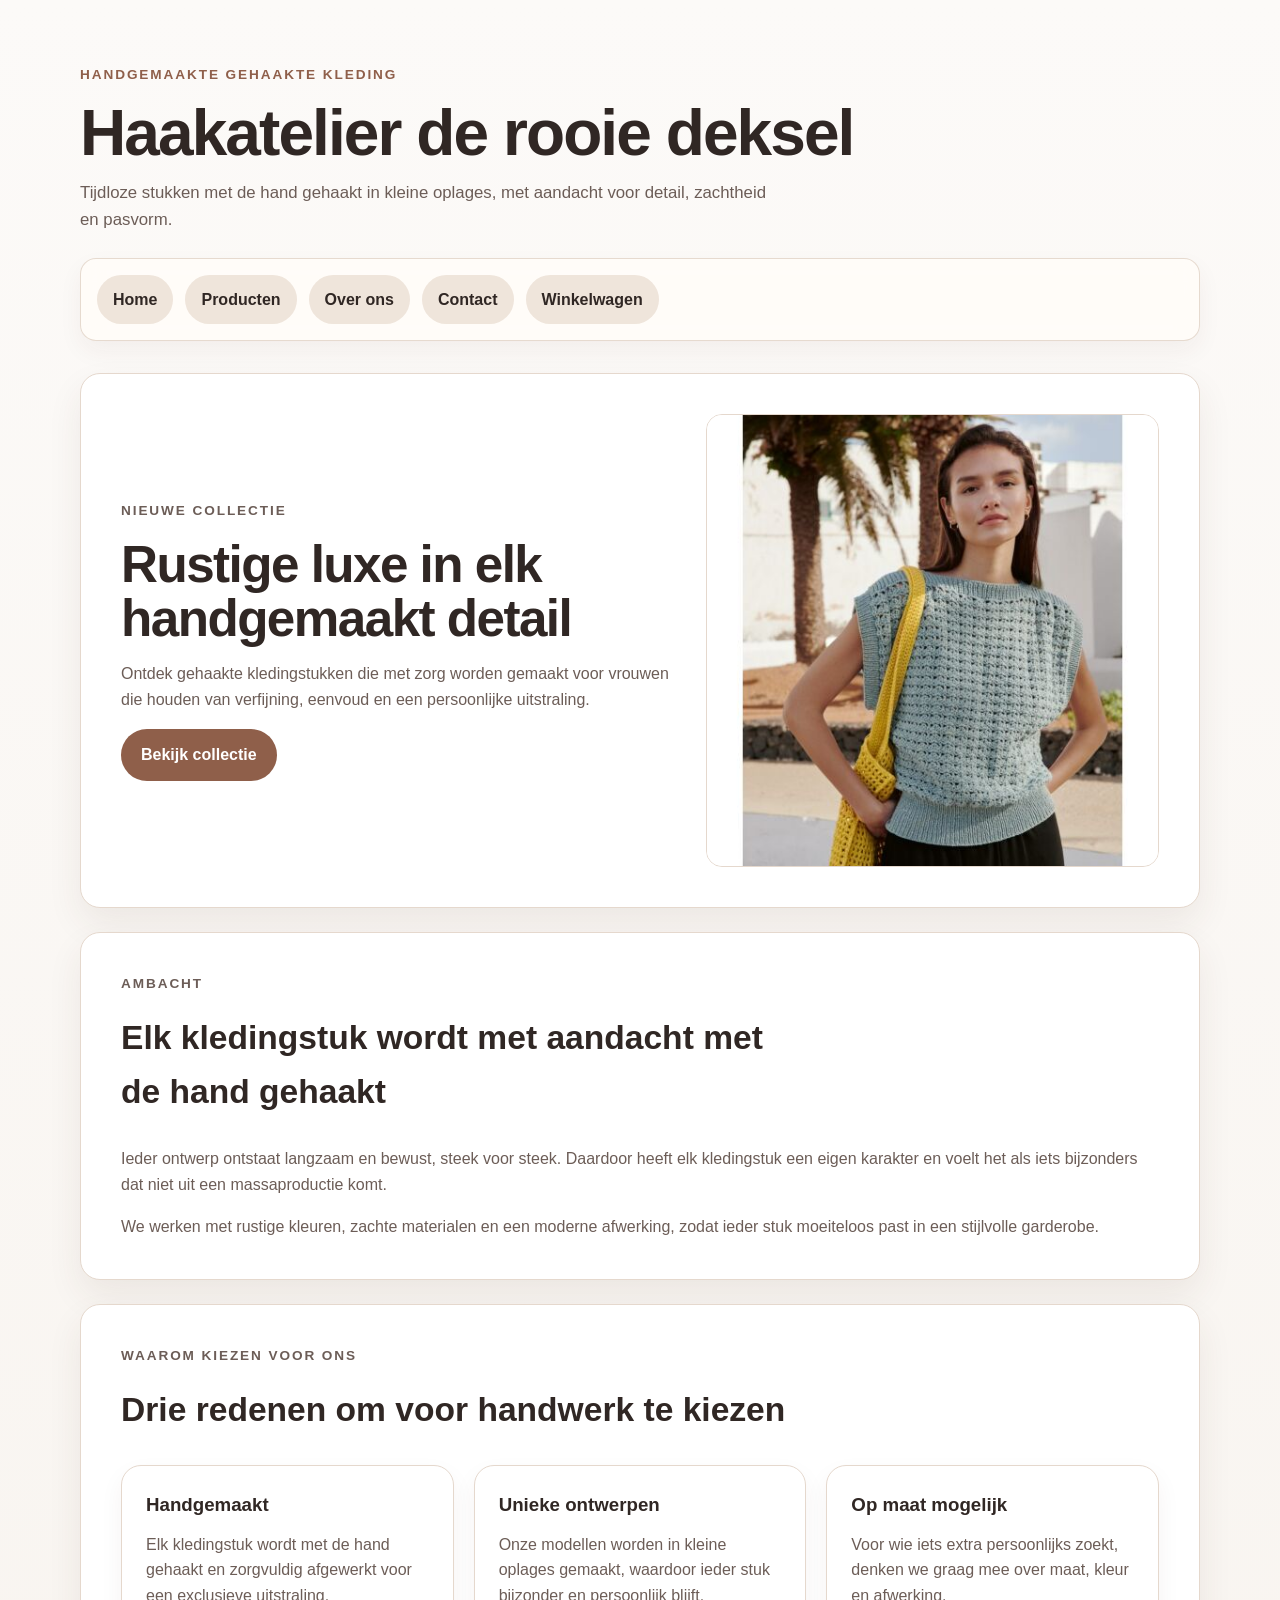
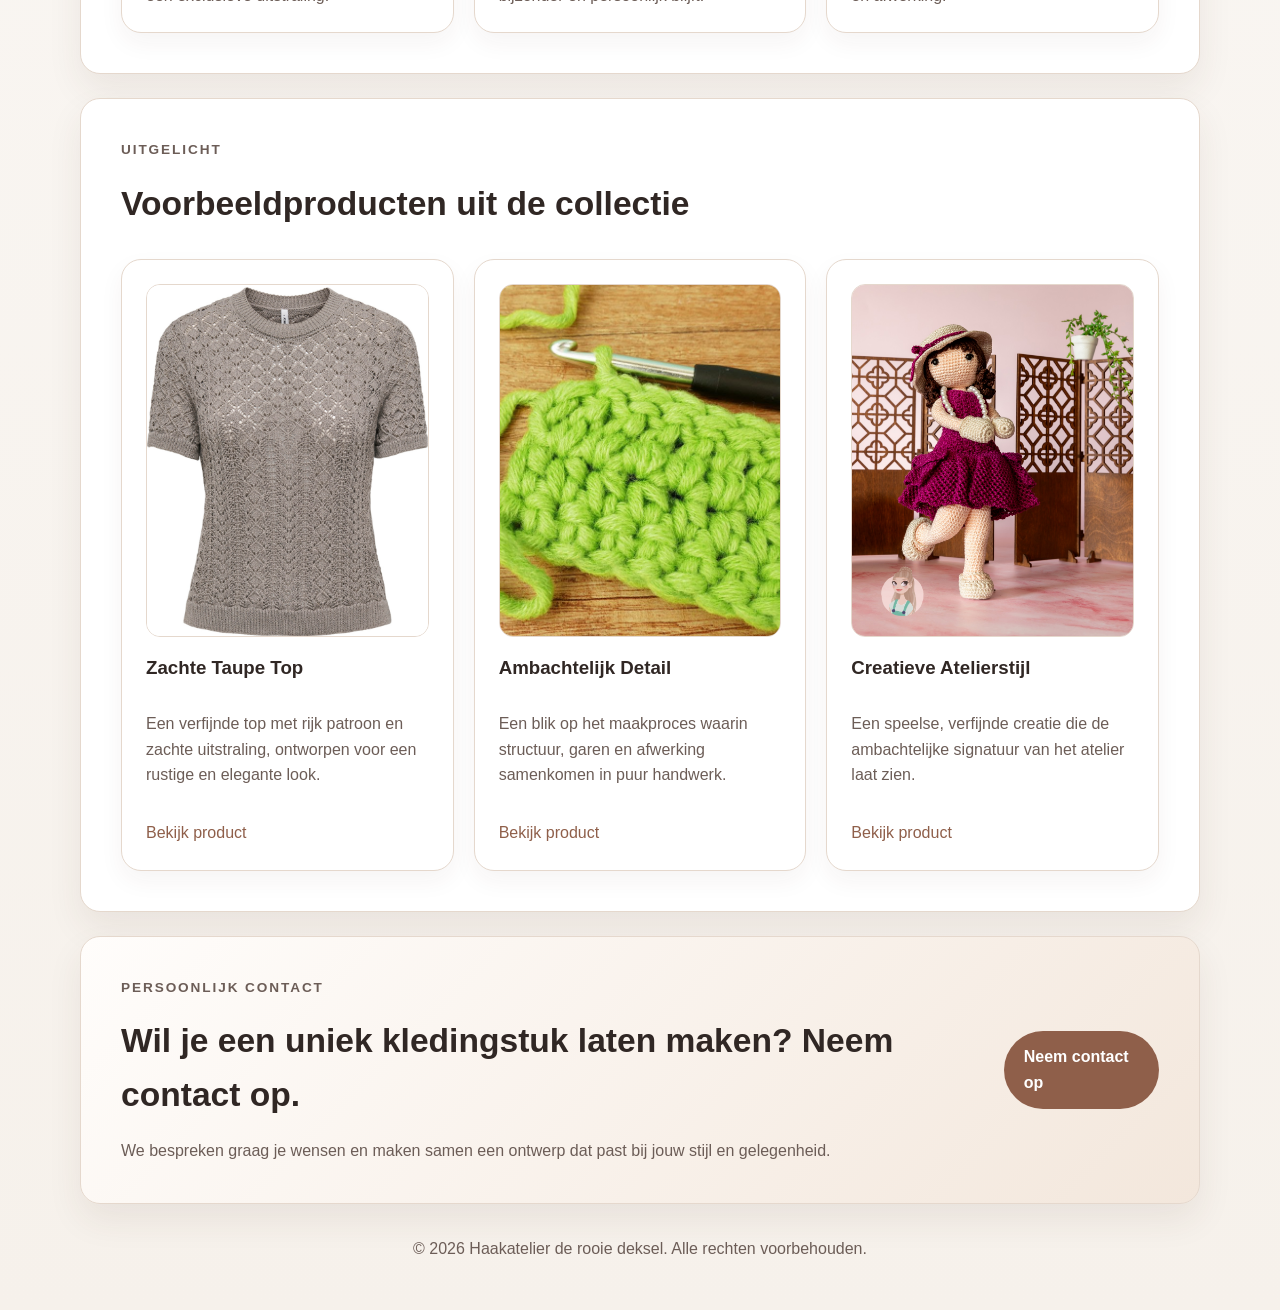
<file: index.html>
<!doctype html>
<html lang="nl">
<head>
  <meta charset="utf-8">
  <meta name="viewport" content="width=device-width, initial-scale=1.0">
  <title>Home | Haakatelier de rooie deksel</title>
  <link rel="stylesheet" href="css/style.css">
</head>
<body>
  <header>
    <p class="eyebrow">Handgemaakte gehaakte kleding</p>
    <h1>Haakatelier de rooie deksel</h1>
    <p>Tijdloze stukken met de hand gehaakt in kleine oplages, met aandacht voor detail, zachtheid en pasvorm.</p>
  </header>

  <nav>
    <a href="index.html">Home</a>
    <a href="producten.html">Producten</a>
    <a href="over-ons.html">Over ons</a>
    <a href="contact.html">Contact</a>
    <a href="winkelwagen.html">Winkelwagen</a>
  </nav>

  <main class="main-content">
    <section class="hero">
      <div class="hero-content">
        <p class="eyebrow">Nieuwe collectie</p>
        <h2>Rustige luxe in elk handgemaakt detail</h2>
        <p>Ontdek gehaakte kledingstukken die met zorg worden gemaakt voor vrouwen die houden van verfijning, eenvoud en een persoonlijke uitstraling.</p>
        <a class="button" href="producten.html">Bekijk collectie</a>
      </div>
      <div class="hero-image">
        <img src="images/lana_grossa_top_haken_van_cotton_melange_m.jpg" alt="Model in een handgemaakte gehaakte top">
      </div>
    </section>

    <section class="content-section">
      <div class="section-heading">
        <p class="eyebrow">Ambacht</p>
        <h2>Elk kledingstuk wordt met aandacht met de hand gehaakt</h2>
      </div>
      <p>Ieder ontwerp ontstaat langzaam en bewust, steek voor steek. Daardoor heeft elk kledingstuk een eigen karakter en voelt het als iets bijzonders dat niet uit een massaproductie komt.</p>
      <p>We werken met rustige kleuren, zachte materialen en een moderne afwerking, zodat ieder stuk moeiteloos past in een stijlvolle garderobe.</p>
    </section>

    <section class="content-section">
      <div class="section-heading">
        <p class="eyebrow">Waarom kiezen voor ons</p>
        <h2>Drie redenen om voor handwerk te kiezen</h2>
      </div>
      <div class="grid grid-3">
        <article class="card">
          <h3>Handgemaakt</h3>
          <p>Elk kledingstuk wordt met de hand gehaakt en zorgvuldig afgewerkt voor een exclusieve uitstraling.</p>
        </article>
        <article class="card">
          <h3>Unieke ontwerpen</h3>
          <p>Onze modellen worden in kleine oplages gemaakt, waardoor ieder stuk bijzonder en persoonlijk blijft.</p>
        </article>
        <article class="card">
          <h3>Op maat mogelijk</h3>
          <p>Voor wie iets extra persoonlijks zoekt, denken we graag mee over maat, kleur en afwerking.</p>
        </article>
      </div>
    </section>

    <section class="content-section">
      <div class="section-heading">
        <p class="eyebrow">Uitgelicht</p>
        <h2>Voorbeeldproducten uit de collectie</h2>
      </div>
      <div class="grid grid-3">
        <article class="card product-card">
          <div class="product-image">
            <img src="images/077074_80_1.jpg" alt="Fijngebreide gehaakte top in een zachte taupe kleur">
          </div>
          <h3>Zachte Taupe Top</h3>
          <p>Een verfijnde top met rijk patroon en zachte uitstraling, ontworpen voor een rustige en elegante look.</p>
          <a href="product.html">Bekijk product</a>
        </article>
        <article class="card product-card">
          <div class="product-image">
            <img src="images/maxresdefault.jpg" alt="Close-up van handwerk en haaknaald tijdens het haken">
          </div>
          <h3>Ambachtelijk Detail</h3>
          <p>Een blik op het maakproces waarin structuur, garen en afwerking samenkomen in puur handwerk.</p>
          <a href="product.html">Bekijk product</a>
        </article>
        <article class="card product-card">
          <div class="product-image">
            <img src="images/Modieuze-Poppen-Haken-1920-Audrey-e1742555814357.png" alt="Gehaakte creatie in een stijlvolle paarse jurk">
          </div>
          <h3>Creatieve Atelierstijl</h3>
          <p>Een speelse, verfijnde creatie die de ambachtelijke signatuur van het atelier laat zien.</p>
          <a href="product.html">Bekijk product</a>
        </article>
      </div>
    </section>

    <section class="content-section cta-section">
      <div>
        <p class="eyebrow">Persoonlijk contact</p>
        <h2>Wil je een uniek kledingstuk laten maken? Neem contact op.</h2>
        <p>We bespreken graag je wensen en maken samen een ontwerp dat past bij jouw stijl en gelegenheid.</p>
      </div>
      <a class="button" href="contact.html">Neem contact op</a>
    </section>
  </main>

  <footer>
    <p>&copy; 2026 Haakatelier de rooie deksel. Alle rechten voorbehouden.</p>
  </footer>

  <script src="js/script.js"></script>
</body>
</html>
</file>
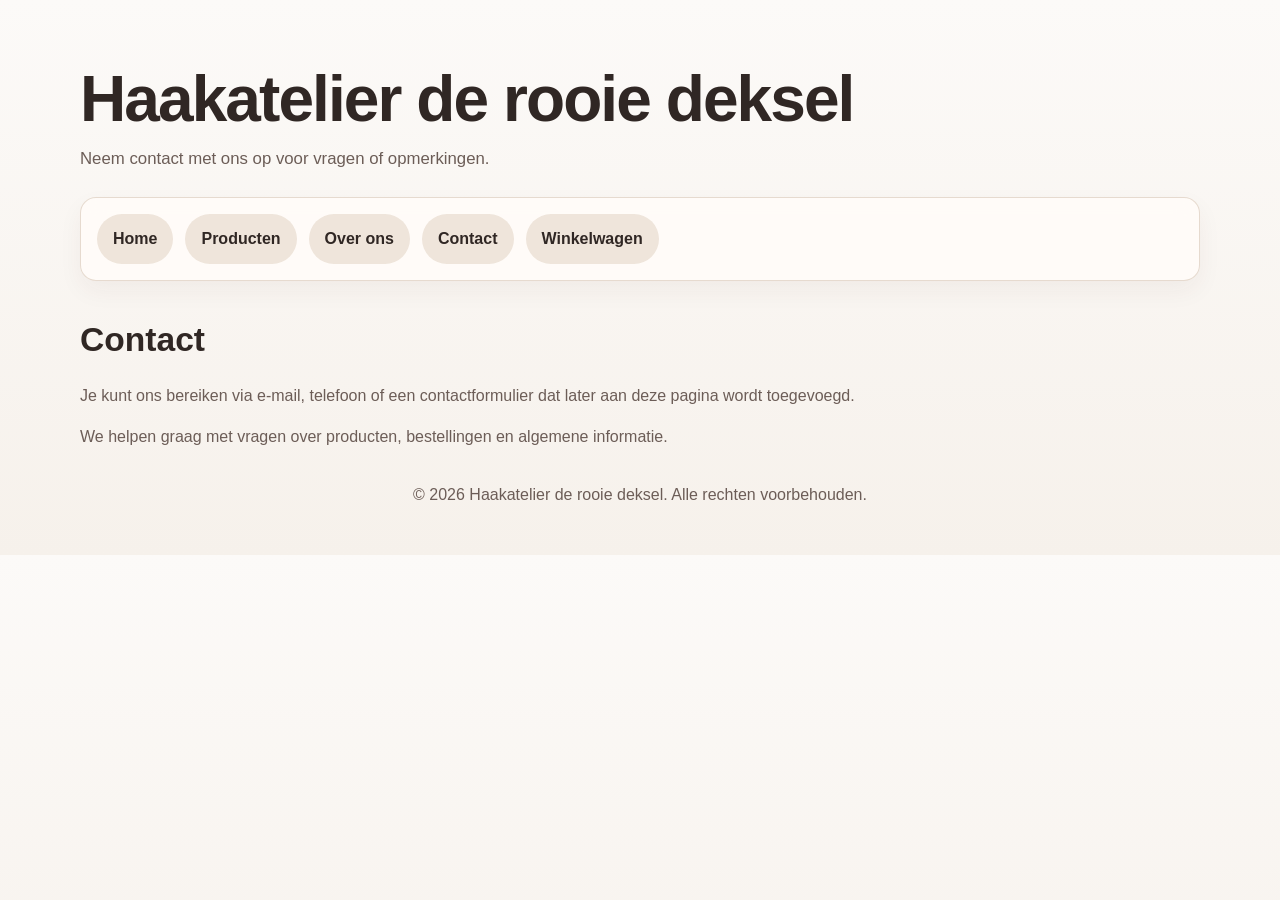
<file: contact.html>
<!doctype html>
<html lang="nl">
<head>
  <meta charset="utf-8">
  <meta name="viewport" content="width=device-width, initial-scale=1.0">
  <title>Contact | Haakatelier de rooie deksel</title>
  <link rel="stylesheet" href="css/style.css">
</head>
<body>
  <header>
    <h1>Haakatelier de rooie deksel</h1>
    <p>Neem contact met ons op voor vragen of opmerkingen.</p>
  </header>

  <nav>
    <a href="index.html">Home</a>
    <a href="producten.html">Producten</a>
    <a href="over-ons.html">Over ons</a>
    <a href="contact.html">Contact</a>
    <a href="winkelwagen.html">Winkelwagen</a>
  </nav>

  <main class="main-content">
    <h2>Contact</h2>
    <p>Je kunt ons bereiken via e-mail, telefoon of een contactformulier dat later aan deze pagina wordt toegevoegd.</p>
    <p>We helpen graag met vragen over producten, bestellingen en algemene informatie.</p>
  </main>

  <footer>
    <p>&copy; 2026 Haakatelier de rooie deksel. Alle rechten voorbehouden.</p>
  </footer>

  <script src="js/script.js"></script>
</body>
</html>
</file>
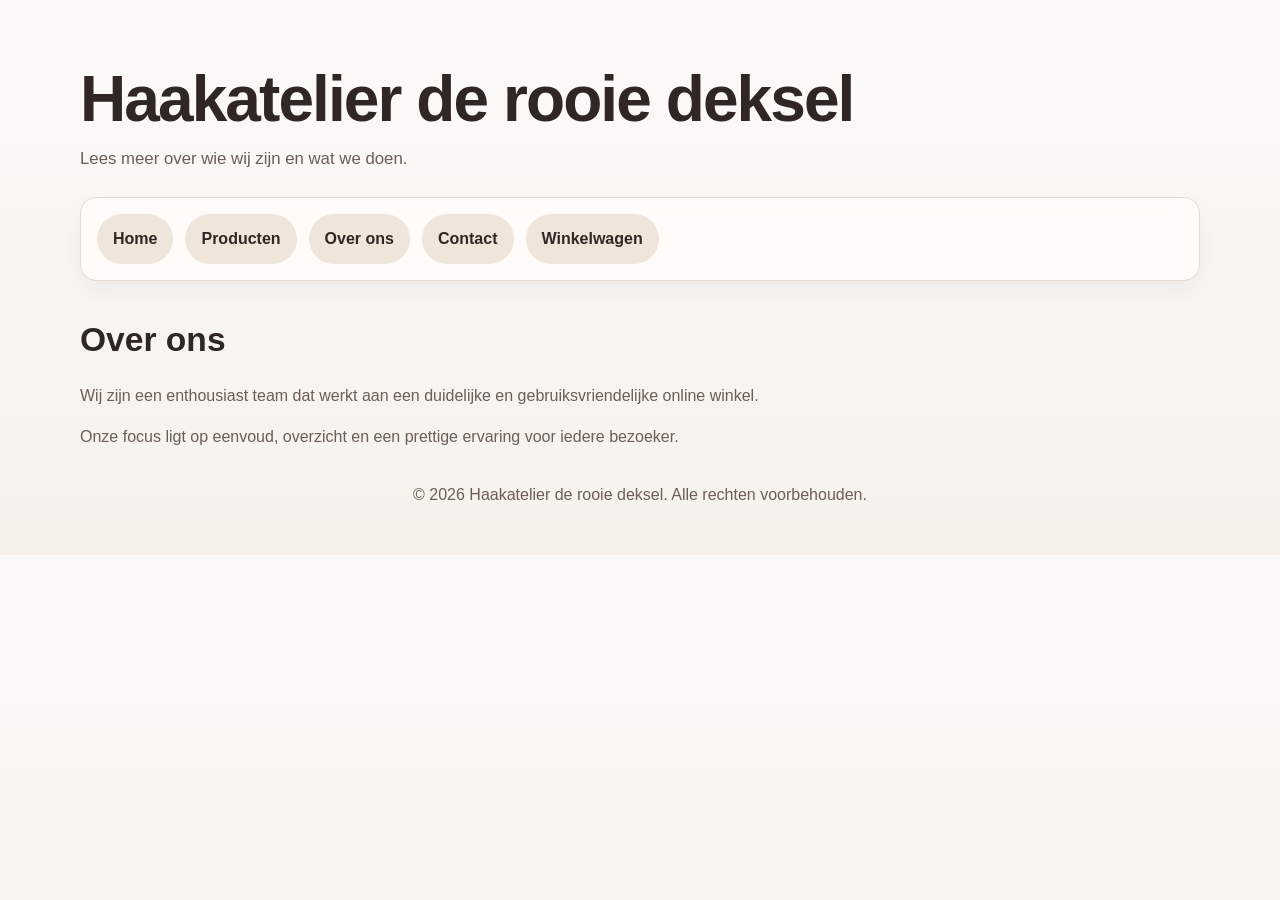
<file: over-ons.html>
<!doctype html>
<html lang="nl">
<head>
  <meta charset="utf-8">
  <meta name="viewport" content="width=device-width, initial-scale=1.0">
  <title>Over Ons | Haakatelier de rooie deksel</title>
  <link rel="stylesheet" href="css/style.css">
</head>
<body>
  <header>
    <h1>Haakatelier de rooie deksel</h1>
    <p>Lees meer over wie wij zijn en wat we doen.</p>
  </header>

  <nav>
    <a href="index.html">Home</a>
    <a href="producten.html">Producten</a>
    <a href="over-ons.html">Over ons</a>
    <a href="contact.html">Contact</a>
    <a href="winkelwagen.html">Winkelwagen</a>
  </nav>

  <main class="main-content">
    <h2>Over ons</h2>
    <p>Wij zijn een enthousiast team dat werkt aan een duidelijke en gebruiksvriendelijke online winkel.</p>
    <p>Onze focus ligt op eenvoud, overzicht en een prettige ervaring voor iedere bezoeker.</p>
  </main>

  <footer>
    <p>&copy; 2026 Haakatelier de rooie deksel. Alle rechten voorbehouden.</p>
  </footer>

  <script src="js/script.js"></script>
</body>
</html>
</file>
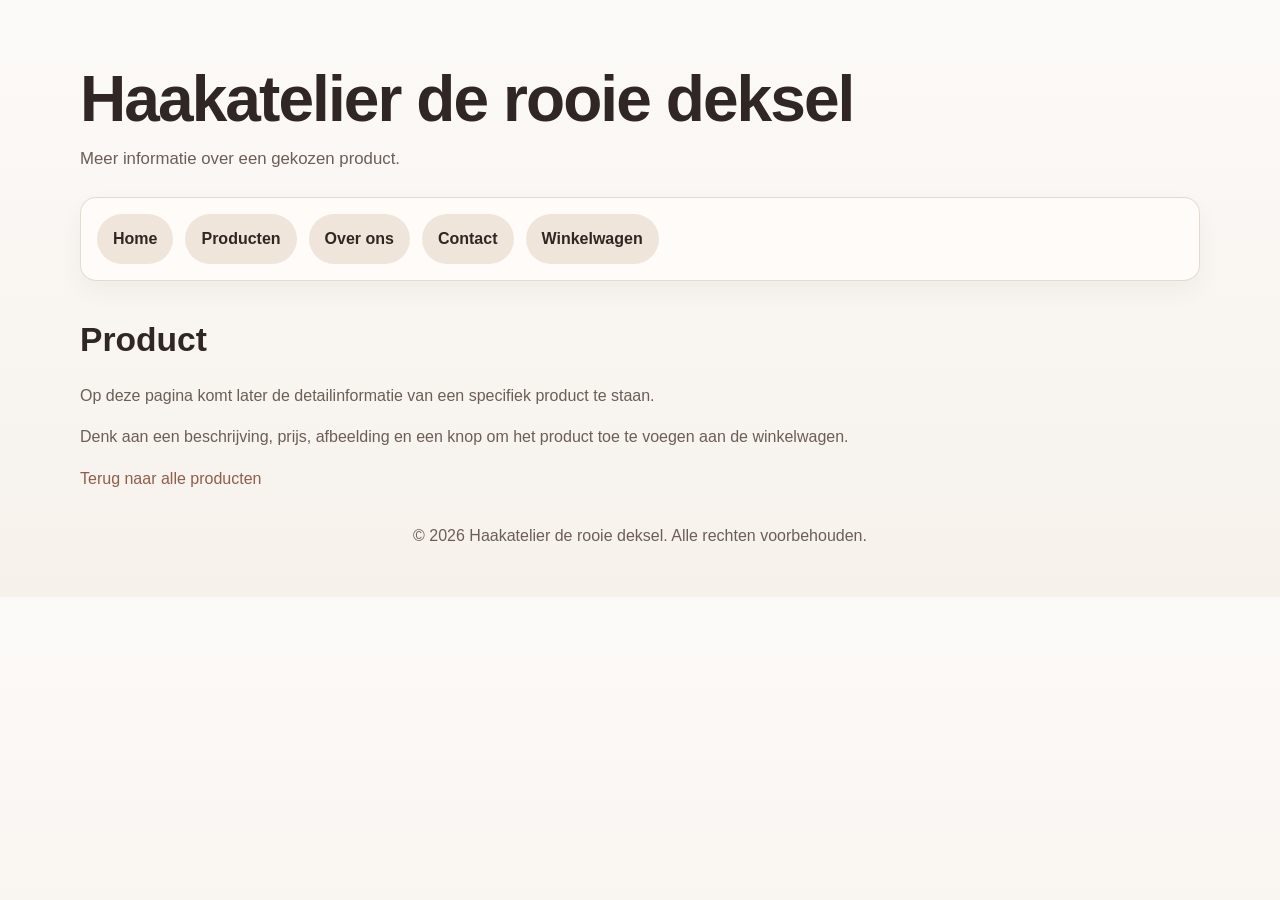
<file: product.html>
<!doctype html>
<html lang="nl">
<head>
  <meta charset="utf-8">
  <meta name="viewport" content="width=device-width, initial-scale=1.0">
  <title>Product | Haakatelier de rooie deksel</title>
  <link rel="stylesheet" href="css/style.css">
</head>
<body>
  <header>
    <h1>Haakatelier de rooie deksel</h1>
    <p>Meer informatie over een gekozen product.</p>
  </header>

  <nav>
    <a href="index.html">Home</a>
    <a href="producten.html">Producten</a>
    <a href="over-ons.html">Over ons</a>
    <a href="contact.html">Contact</a>
    <a href="winkelwagen.html">Winkelwagen</a>
  </nav>

  <main class="main-content">
    <h2>Product</h2>
    <p>Op deze pagina komt later de detailinformatie van een specifiek product te staan.</p>
    <p>Denk aan een beschrijving, prijs, afbeelding en een knop om het product toe te voegen aan de winkelwagen.</p>
    <p><a href="producten.html">Terug naar alle producten</a></p>
  </main>

  <footer>
    <p>&copy; 2026 Haakatelier de rooie deksel. Alle rechten voorbehouden.</p>
  </footer>

  <script src="js/script.js"></script>
</body>
</html>
</file>
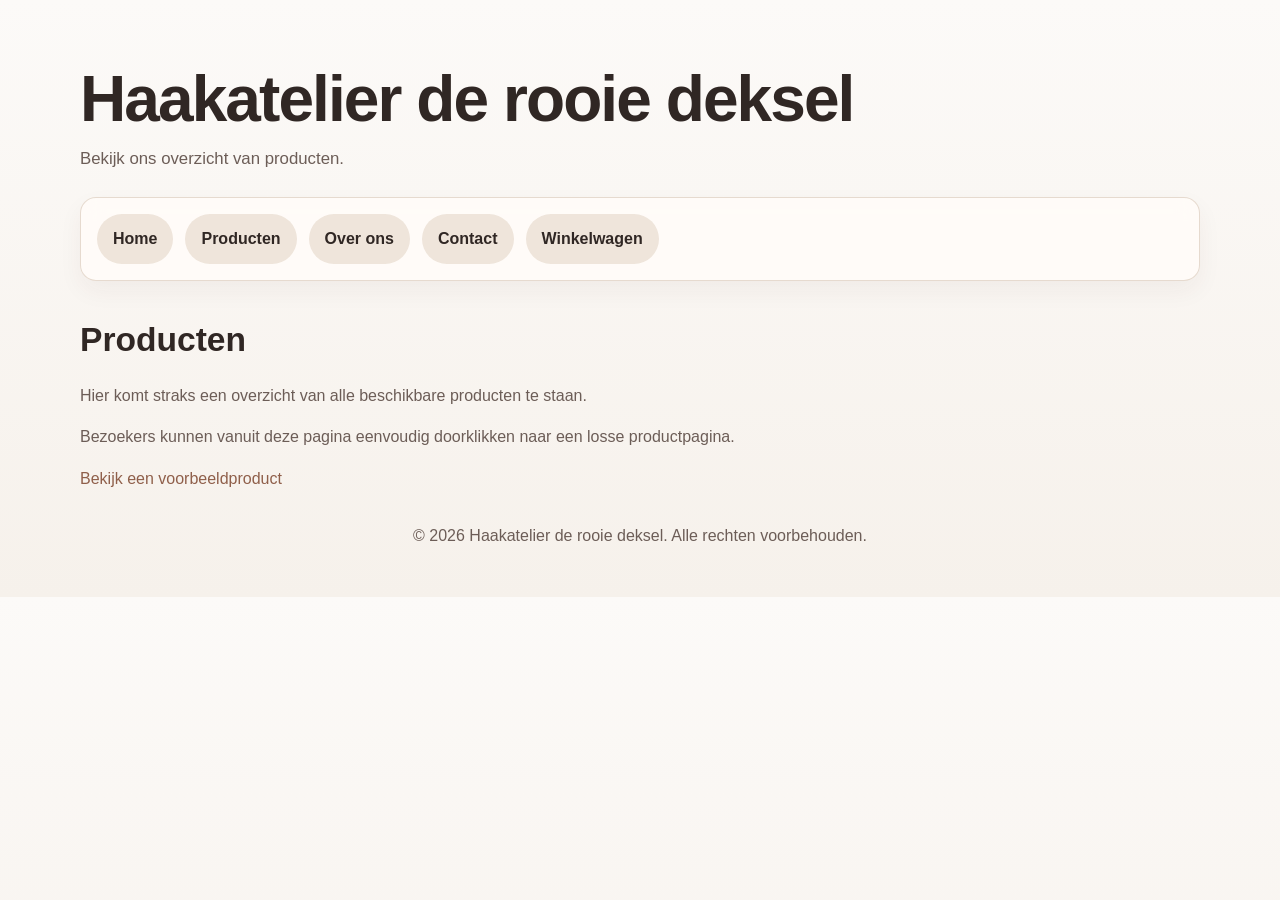
<file: producten.html>
<!doctype html>
<html lang="nl">
<head>
  <meta charset="utf-8">
  <meta name="viewport" content="width=device-width, initial-scale=1.0">
  <title>Producten | Haakatelier de rooie deksel</title>
  <link rel="stylesheet" href="css/style.css">
</head>
<body>
  <header>
    <h1>Haakatelier de rooie deksel</h1>
    <p>Bekijk ons overzicht van producten.</p>
  </header>

  <nav>
    <a href="index.html">Home</a>
    <a href="producten.html">Producten</a>
    <a href="over-ons.html">Over ons</a>
    <a href="contact.html">Contact</a>
    <a href="winkelwagen.html">Winkelwagen</a>
  </nav>

  <main class="main-content">
    <h2>Producten</h2>
    <p>Hier komt straks een overzicht van alle beschikbare producten te staan.</p>
    <p>Bezoekers kunnen vanuit deze pagina eenvoudig doorklikken naar een losse productpagina.</p>
    <p><a href="product.html">Bekijk een voorbeeldproduct</a></p>
  </main>

  <footer>
    <p>&copy; 2026 Haakatelier de rooie deksel. Alle rechten voorbehouden.</p>
  </footer>

  <script src="js/script.js"></script>
</body>
</html>
</file>
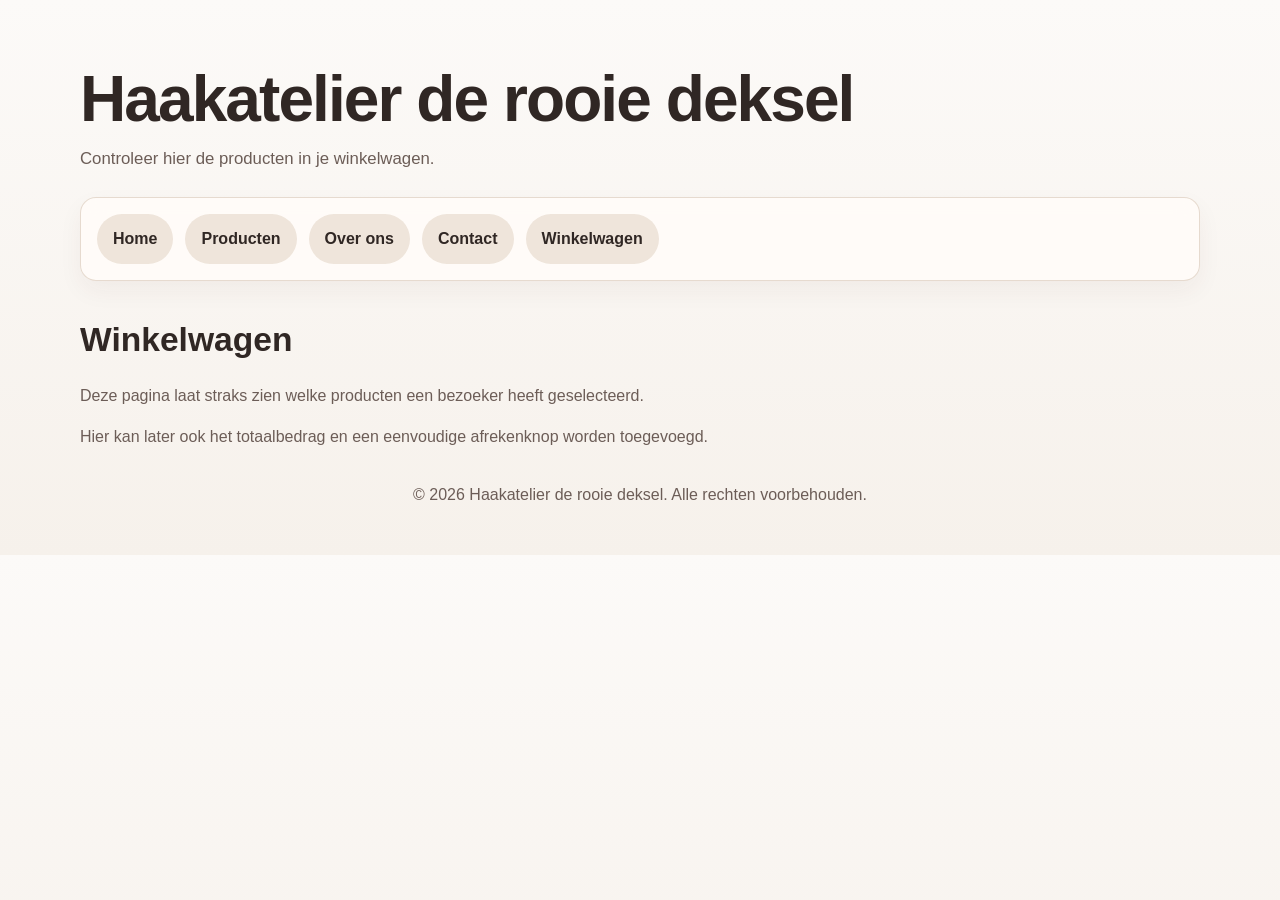
<file: winkelwagen.html>
<!doctype html>
<html lang="nl">
<head>
  <meta charset="utf-8">
  <meta name="viewport" content="width=device-width, initial-scale=1.0">
  <title>Winkelwagen | Haakatelier de rooie deksel</title>
  <link rel="stylesheet" href="css/style.css">
</head>
<body>
  <header>
    <h1>Haakatelier de rooie deksel</h1>
    <p>Controleer hier de producten in je winkelwagen.</p>
  </header>

  <nav>
    <a href="index.html">Home</a>
    <a href="producten.html">Producten</a>
    <a href="over-ons.html">Over ons</a>
    <a href="contact.html">Contact</a>
    <a href="winkelwagen.html">Winkelwagen</a>
  </nav>

  <main class="main-content">
    <h2>Winkelwagen</h2>
    <p>Deze pagina laat straks zien welke producten een bezoeker heeft geselecteerd.</p>
    <p>Hier kan later ook het totaalbedrag en een eenvoudige afrekenknop worden toegevoegd.</p>
  </main>

  <footer>
    <p>&copy; 2026 Haakatelier de rooie deksel. Alle rechten voorbehouden.</p>
  </footer>

  <script src="js/script.js"></script>
</body>
</html>
</file>
<file: css/style.css>
:root {
  --background: #f6f1eb;
  --surface: #ffffff;
  --surface-soft: #efe5db;
  --surface-warm: #f8f3ee;
  --text: #302724;
  --text-muted: #6c5d57;
  --border: #e5d8cd;
  --accent: #8f5f4a;
  --accent-hover: #764c39;
  --shadow: 0 16px 35px rgba(72, 49, 39, 0.08);
  --radius: 20px;
  --container-width: 1120px;
}

* {
  box-sizing: border-box;
}

body {
  margin: 0;
  font-family: "Segoe UI", Tahoma, Geneva, Verdana, sans-serif;
  line-height: 1.6;
  color: var(--text);
  background: linear-gradient(180deg, #fcfaf8 0%, var(--background) 100%);
}

img {
  display: block;
  max-width: 100%;
}

a {
  color: var(--accent);
  text-decoration: none;
}

a:hover,
a:focus-visible {
  text-decoration: underline;
}

header,
nav,
.main-content,
footer {
  width: min(100% - 2rem, var(--container-width));
  margin: 0 auto;
}

header {
  padding: 4rem 0 1.5rem;
}

header h1 {
  margin: 0 0 0.75rem;
  font-size: clamp(2.4rem, 5vw, 4.5rem);
  line-height: 1.1;
  letter-spacing: -0.03em;
}

header p {
  max-width: 44rem;
  margin: 0;
  color: var(--text-muted);
  font-size: 1.05rem;
}

.eyebrow {
  margin: 0 0 0.75rem;
  color: var(--accent);
  font-size: 0.85rem;
  font-weight: 700;
  letter-spacing: 0.14em;
  text-transform: uppercase;
}

nav {
  display: flex;
  flex-wrap: wrap;
  gap: 0.75rem;
  padding: 1rem;
  margin-bottom: 2rem;
  background: rgba(255, 252, 249, 0.88);
  border: 1px solid rgba(229, 216, 205, 0.95);
  border-radius: calc(var(--radius) - 4px);
  box-shadow: 0 10px 25px rgba(72, 49, 39, 0.05);
  backdrop-filter: blur(10px);
}

nav a {
  display: inline-flex;
  align-items: center;
  justify-content: center;
  padding: 0.75rem 1rem;
  color: var(--text);
  background: var(--surface-soft);
  border-radius: 999px;
  font-weight: 600;
  transition: background-color 0.2s ease, color 0.2s ease, transform 0.2s ease;
}

nav a:hover,
nav a:focus-visible {
  color: #ffffff;
  background: var(--accent);
  text-decoration: none;
  transform: translateY(-1px);
}

.main-content {
  padding: 0;
  margin-bottom: 2rem;
  background: transparent;
  border: 0;
  box-shadow: none;
}

.main-content h2 {
  margin-top: 0;
  margin-bottom: 1rem;
  font-size: clamp(1.5rem, 3vw, 2.1rem);
}

.main-content p {
  margin: 0 0 1rem;
  color: var(--text-muted);
}

.main-content p:last-child {
  margin-bottom: 0;
}

.content-section,
.hero {
  margin-bottom: 1.5rem;
  padding: 2.5rem;
  background: var(--surface);
  border: 1px solid var(--border);
  border-radius: var(--radius);
  box-shadow: var(--shadow);
}

.hero {
  display: grid;
  grid-template-columns: minmax(0, 1.1fr) minmax(280px, 0.9fr);
  gap: 2rem;
  align-items: center;
}

.hero h2 {
  font-size: clamp(2rem, 4vw, 3.4rem);
  line-height: 1.05;
  letter-spacing: -0.03em;
}

.hero p {
  max-width: 36rem;
}

.hero-image {
  min-height: 420px;
  display: flex;
  align-items: center;
  justify-content: center;
  overflow: hidden;
  border-radius: calc(var(--radius) - 4px);
  border: 1px solid var(--border);
  background:
    linear-gradient(135deg, rgba(143, 95, 74, 0.12), rgba(255, 255, 255, 0.75)),
    var(--surface-warm);
}

.hero-image img {
  width: 100%;
  height: 100%;
  min-height: 420px;
  object-fit: cover;
  object-position: center;
}

.section-heading {
  max-width: 42rem;
  margin-bottom: 1.75rem;
}

.grid {
  display: grid;
  gap: 1.25rem;
}

.grid-3 {
  grid-template-columns: repeat(3, minmax(0, 1fr));
}

.button,
button,
input[type="submit"] {
  display: inline-flex;
  align-items: center;
  justify-content: center;
  padding: 0.85rem 1.25rem;
  border: 0;
  border-radius: 999px;
  background: var(--accent);
  color: #ffffff;
  font: inherit;
  font-weight: 600;
  cursor: pointer;
  transition: background-color 0.2s ease, transform 0.2s ease;
}

.button:hover,
.button:focus-visible,
button:hover,
button:focus-visible,
input[type="submit"]:hover,
input[type="submit"]:focus-visible {
  background: var(--accent-hover);
  transform: translateY(-1px);
  text-decoration: none;
}

.card {
  padding: 1.5rem;
  background: var(--surface);
  border: 1px solid var(--border);
  border-radius: var(--radius);
  box-shadow: 0 10px 24px rgba(72, 49, 39, 0.05);
}

.card h3 {
  margin-top: 0;
  margin-bottom: 0.75rem;
}

.product-card {
  display: flex;
  flex-direction: column;
  gap: 1rem;
}

.product-image {
  aspect-ratio: 4 / 5;
  overflow: hidden;
  border-radius: calc(var(--radius) - 6px);
  background:
    linear-gradient(145deg, rgba(143, 95, 74, 0.18), rgba(255, 255, 255, 0.4)),
    var(--surface-soft);
  border: 1px solid var(--border);
}

.product-image img {
  width: 100%;
  height: 100%;
  object-fit: cover;
  object-position: center;
}

.cta-section {
  display: flex;
  align-items: center;
  justify-content: space-between;
  gap: 1.5rem;
  background: linear-gradient(135deg, #fffdfb 0%, #f3e7dc 100%);
}

footer {
  padding: 0 0 3rem;
}

footer p {
  margin: 0;
  color: var(--text-muted);
  text-align: center;
}

@media (max-width: 640px) {
  header {
    padding-top: 2.5rem;
  }

  nav {
    flex-direction: column;
    align-items: stretch;
  }

  nav a {
    width: 100%;
  }

  .main-content {
    padding: 0;
  }

  .content-section,
  .hero {
    padding: 1.5rem;
  }

  .hero-image {
    min-height: 280px;
  }
}

@media (max-width: 900px) {
  .hero,
  .grid-3,
  .cta-section {
    grid-template-columns: 1fr;
  }

  .hero {
    grid-template-columns: 1fr;
  }

  .cta-section {
    display: grid;
  }

  .button,
  .cta-section .button {
    width: fit-content;
  }
}
</file>
